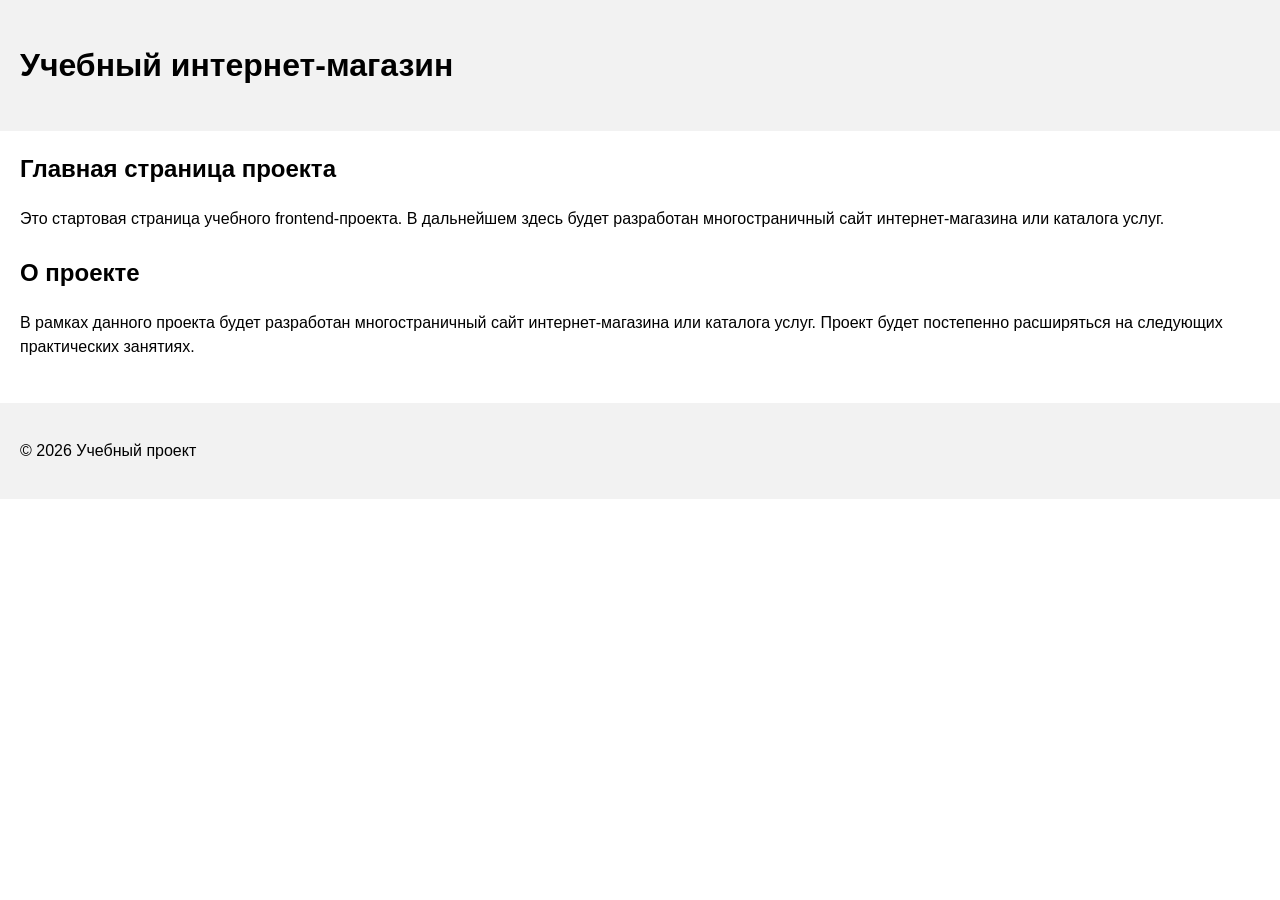
<file: index.html>
<!DOCTYPE html>
<html lang="ru">
<head>
  <meta charset="UTF-8">
  <meta name="viewport" content="width=device-width, initial-scale=1.0">
  <title>Каталог товаров</title>
  <link rel="stylesheet" href="css/style.css">
</head>
<body>
  <header>
    <h1>Учебный интернет-магазин</h1>
  </header>

  <main>
    <section>
      <h2>Главная страница проекта</h2>
      <p>
        Это стартовая страница учебного frontend-проекта.
        В дальнейшем здесь будет разработан многостраничный сайт
        интернет-магазина или каталога услуг.
      </p>
    </section>
    <section>
        <h2>О проекте</h2>
        <p>
            В рамках данного проекта будет разработан многостраничный сайт
            интернет-магазина или каталога услуг. Проект будет постепенно
            расширяться на следующих практических занятиях.
        </p>
    </section>   
  </main>

  <footer>
    <p>&copy; 2026 Учебный проект</p>
  </footer>
</body>
</html>
</file>
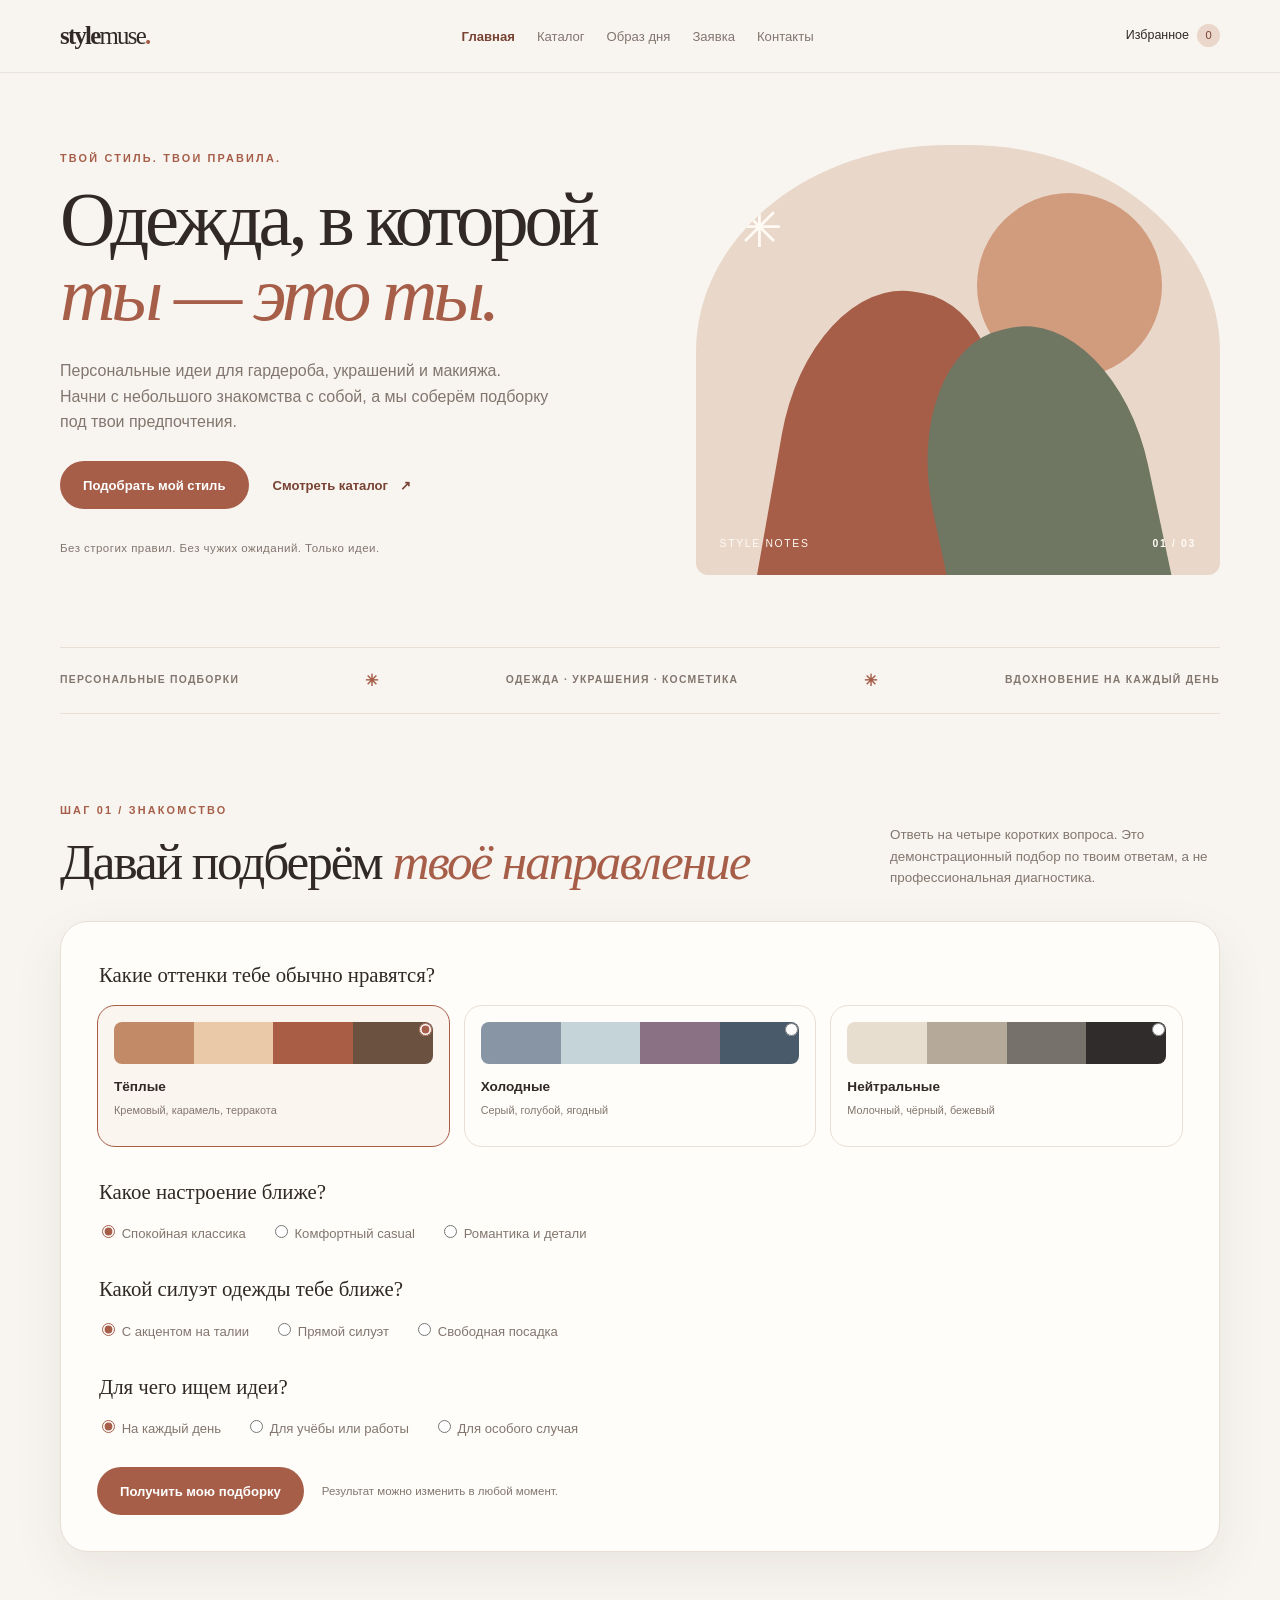
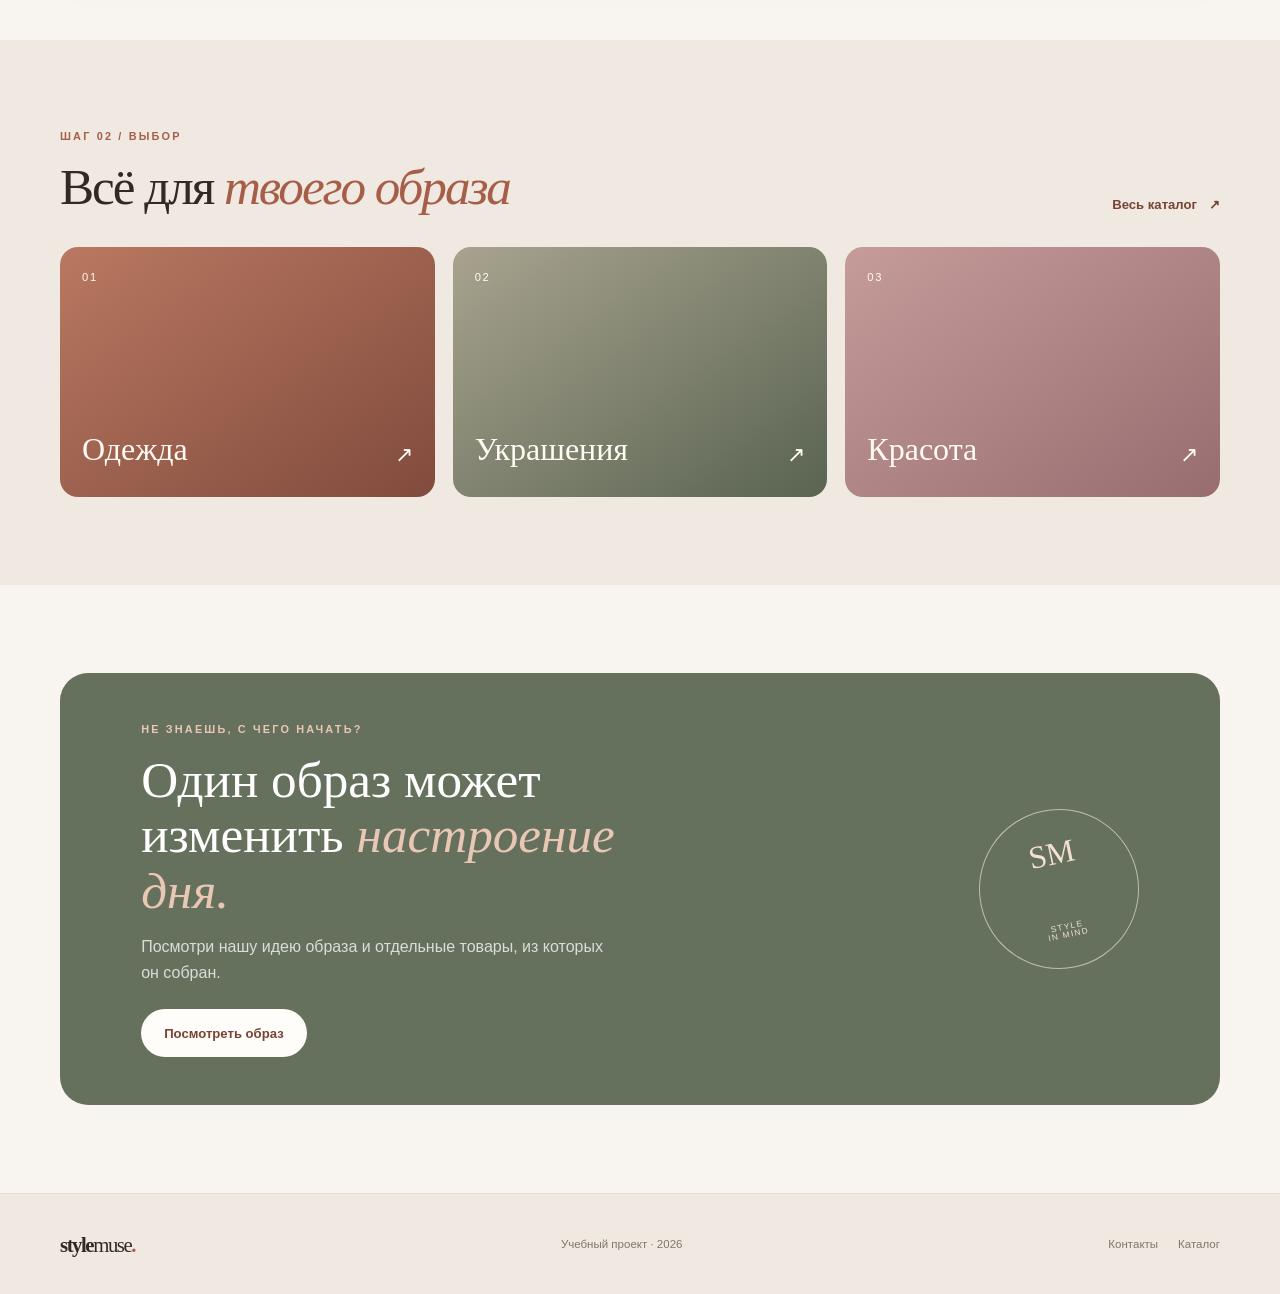
<file: kr1-html-css-shop/index.html>
<!DOCTYPE html>
<html lang="ru">
<head>
  <meta charset="UTF-8">
  <meta name="viewport" content="width=device-width, initial-scale=1.0">
  <meta name="description" content="StyleMuse помогает подобрать одежду, украшения и косметику под ваши предпочтения и настроение.">
  <title>StyleMuse — найди свой стиль</title>
  <link rel="stylesheet" href="css/style.css">
  <script src="js/main.js" defer></script>
</head>
<body>
  <header class="site-header">
    <a class="site-logo" href="index.html" aria-label="StyleMuse — главная">style<span>muse</span><i>.</i></a>
    <nav class="site-nav" aria-label="Основная навигация">
      <ul class="site-nav__list">
        <li class="site-nav__item"><a class="site-nav__link" href="index.html">Главная</a></li>
        <li class="site-nav__item"><a class="site-nav__link" href="catalog.html">Каталог</a></li>
        <li class="site-nav__item"><a class="site-nav__link" href="product.html">Образ дня</a></li>
        <li class="site-nav__item"><a class="site-nav__link" href="order.html">Заявка</a></li>
        <li class="site-nav__item"><a class="site-nav__link" href="contacts.html">Контакты</a></li>
      </ul>
    </nav>
    <a class="site-header__saved" href="catalog.html#products">Избранное <span class="saved-count js-saved-count">0</span></a>
  </header>

  <main>
    <section class="hero page-shell">
      <div class="hero__content">
        <p class="eyebrow">ТВОЙ СТИЛЬ. ТВОИ ПРАВИЛА.</p>
        <h1 class="hero__title">Одежда, в которой <em>ты — это ты.</em></h1>
        <p class="hero__text">Персональные идеи для гардероба, украшений и макияжа. Начни с небольшого знакомства с собой, а мы соберём подборку под твои предпочтения.</p>
        <div class="hero__actions">
          <a class="button button--primary" href="#style-quiz">Подобрать мой стиль</a>
          <a class="text-link" href="catalog.html">Смотреть каталог <span aria-hidden="true">↗</span></a>
        </div>
        <p class="hero__note">Без строгих правил. Без чужих ожиданий. Только идеи.</p>
      </div>
      <div class="hero-art" aria-label="Декоративная композиция в оттенках бежевого и терракотового" role="img">
        <div class="hero-art__sun"></div>
        <div class="hero-art__shape hero-art__shape--one"></div>
        <div class="hero-art__shape hero-art__shape--two"></div>
        <div class="hero-art__label"><span>STYLE NOTES</span><strong>01 / 03</strong></div>
        <div class="hero-art__flower">✳</div>
      </div>
    </section>

    <section class="intro-strip page-shell" aria-label="О проекте">
      <span>ПЕРСОНАЛЬНЫЕ ПОДБОРКИ</span><span class="intro-strip__dot">✳</span>
      <span>ОДЕЖДА · УКРАШЕНИЯ · КОСМЕТИКА</span><span class="intro-strip__dot">✳</span>
      <span>ВДОХНОВЕНИЕ НА КАЖДЫЙ ДЕНЬ</span>
    </section>

    <section class="section page-shell" id="style-quiz">
      <div class="section-heading">
        <div><p class="eyebrow">ШАГ 01 / ЗНАКОМСТВО</p><h2>Давай подберём <em>твоё направление</em></h2></div>
        <p class="section-heading__aside">Ответь на четыре коротких вопроса. Это демонстрационный подбор по твоим ответам, а не профессиональная диагностика.</p>
      </div>
      <form class="quiz-card js-style-quiz">
        <fieldset class="quiz-card__group">
          <legend>Какие оттенки тебе обычно нравятся?</legend>
          <div class="choice-grid">
            <label class="choice"><input type="radio" name="palette" value="warm" checked><span class="choice__swatches choice__swatches--warm"></span><strong>Тёплые</strong><small>Кремовый, карамель, терракота</small></label>
            <label class="choice"><input type="radio" name="palette" value="cool"><span class="choice__swatches choice__swatches--cool"></span><strong>Холодные</strong><small>Серый, голубой, ягодный</small></label>
            <label class="choice"><input type="radio" name="palette" value="neutral"><span class="choice__swatches choice__swatches--neutral"></span><strong>Нейтральные</strong><small>Молочный, чёрный, бежевый</small></label>
          </div>
        </fieldset>
        <fieldset class="quiz-card__group">
          <legend>Какое настроение ближе?</legend>
          <div class="radio-row">
            <label><input type="radio" name="mood" value="classic" checked> Спокойная классика</label>
            <label><input type="radio" name="mood" value="casual"> Комфортный casual</label>
            <label><input type="radio" name="mood" value="romantic"> Романтика и детали</label>
          </div>
        </fieldset>
        <fieldset class="quiz-card__group">
          <legend>Какой силуэт одежды тебе ближе?</legend>
          <div class="radio-row">
            <label><input type="radio" name="fit" value="waist" checked> С акцентом на талии</label>
            <label><input type="radio" name="fit" value="straight"> Прямой силуэт</label>
            <label><input type="radio" name="fit" value="relaxed"> Свободная посадка</label>
          </div>
        </fieldset>
        <fieldset class="quiz-card__group">
          <legend>Для чего ищем идеи?</legend>
          <div class="radio-row">
            <label><input type="radio" name="purpose" value="everyday" checked> На каждый день</label>
            <label><input type="radio" name="purpose" value="work"> Для учёбы или работы</label>
            <label><input type="radio" name="purpose" value="party"> Для особого случая</label>
          </div>
        </fieldset>
        <div class="quiz-card__footer">
          <button class="button button--primary" type="submit">Получить мою подборку</button>
          <p class="form-note">Результат можно изменить в любой момент.</p>
        </div>
        <div class="quiz-result js-quiz-result" aria-live="polite" hidden></div>
      </form>
    </section>

    <section class="section section--soft">
      <div class="page-shell">
        <div class="section-heading">
          <div><p class="eyebrow">ШАГ 02 / ВЫБОР</p><h2>Всё для <em>твоего образа</em></h2></div>
          <a class="text-link" href="catalog.html">Весь каталог <span aria-hidden="true">↗</span></a>
        </div>
        <div class="category-grid">
          <a class="category-card category-card--clothes" href="catalog.html?category=clothes"><span class="category-card__number">01</span><span class="category-card__title">Одежда</span><span class="category-card__arrow">↗</span></a>
          <a class="category-card category-card--jewelry" href="catalog.html?category=jewelry"><span class="category-card__number">02</span><span class="category-card__title">Украшения</span><span class="category-card__arrow">↗</span></a>
          <a class="category-card category-card--beauty" href="catalog.html?category=beauty"><span class="category-card__number">03</span><span class="category-card__title">Красота</span><span class="category-card__arrow">↗</span></a>
        </div>
      </div>
    </section>

    <section class="section page-shell">
      <div class="feature-banner">
        <div><p class="eyebrow">НЕ ЗНАЕШЬ, С ЧЕГО НАЧАТЬ?</p><h2>Один образ может изменить <em>настроение дня.</em></h2><p>Посмотри нашу идею образа и отдельные товары, из которых он собран.</p><a class="button button--light" href="product.html">Посмотреть образ</a></div>
        <div class="feature-banner__stamp">SM<br><span>STYLE<br>IN MIND</span></div>
      </div>
    </section>
  </main>

  <footer class="site-footer"><div class="page-shell site-footer__inner"><a class="site-logo site-logo--footer" href="index.html">style<span>muse</span><i>.</i></a><p>Учебный проект · 2026</p><div class="site-footer__links"><a href="contacts.html">Контакты</a><a href="catalog.html">Каталог</a></div></div></footer>
</body>
</html>
</file>
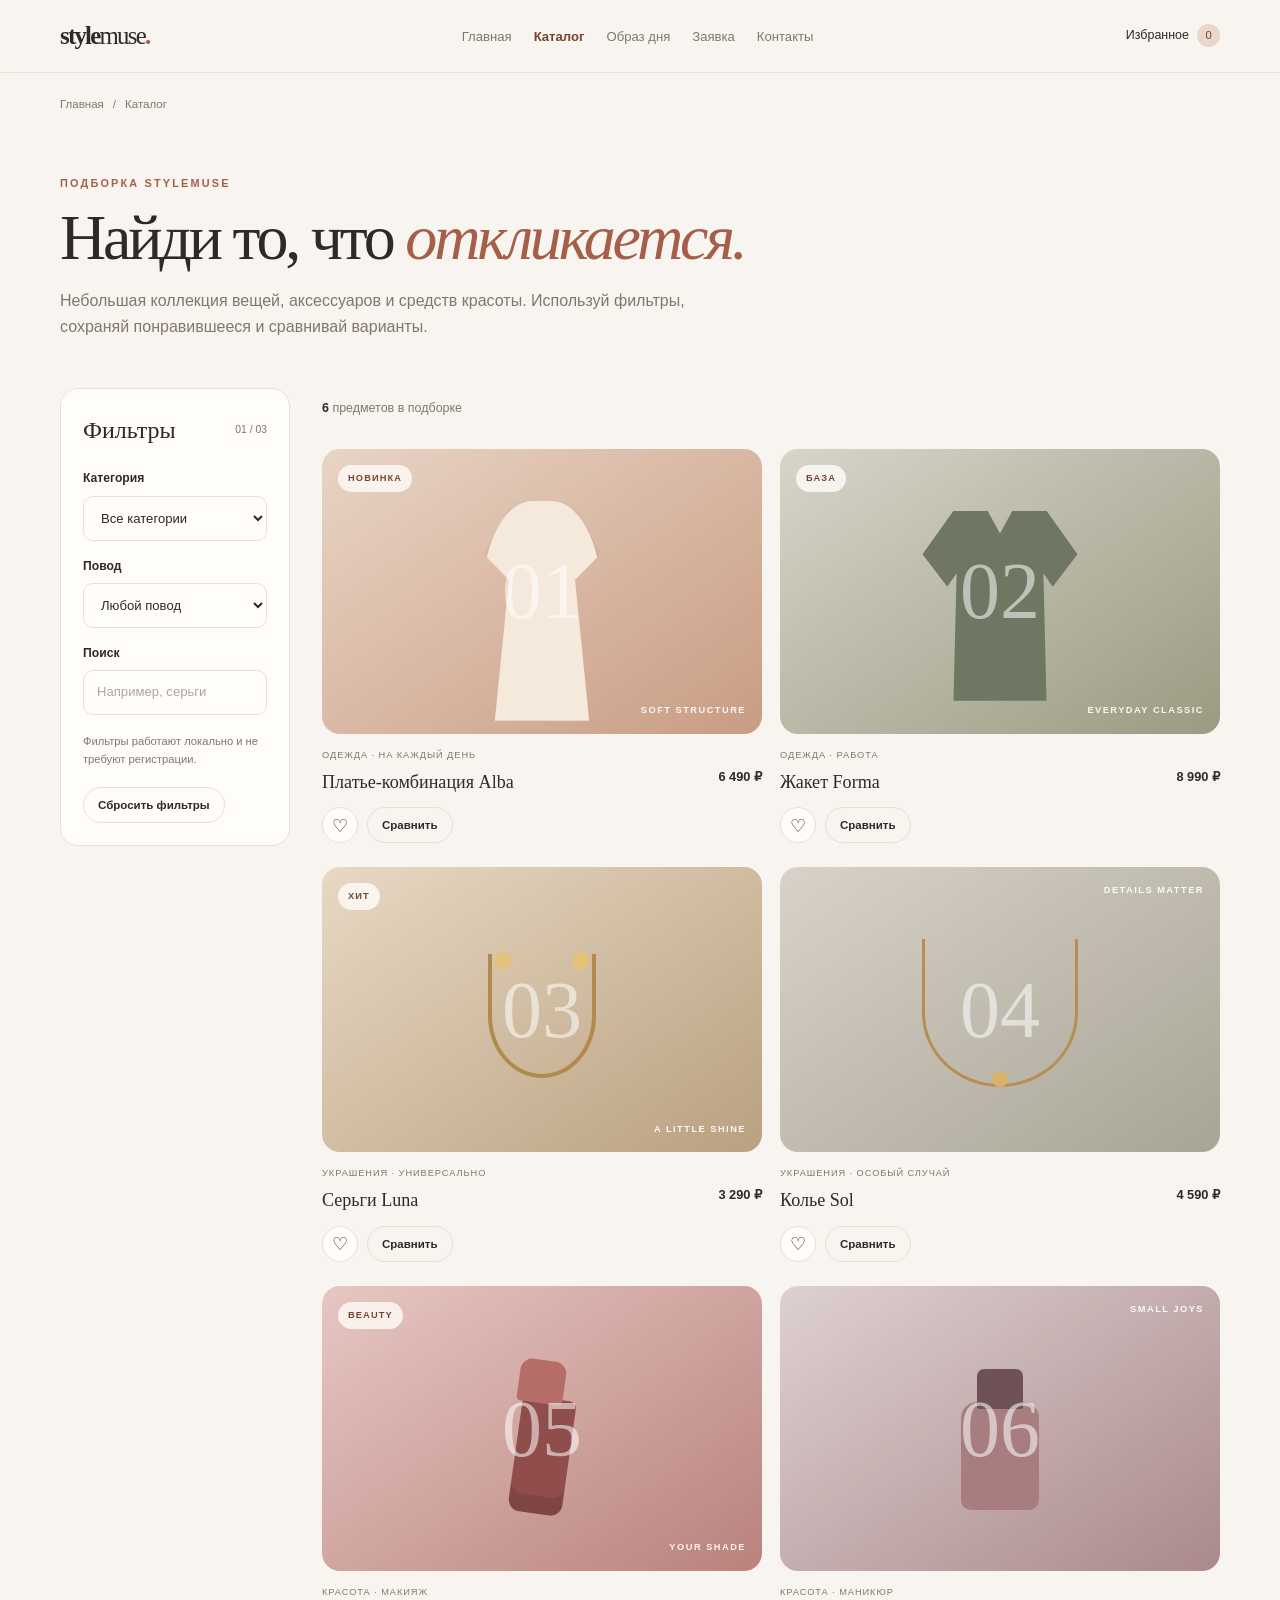
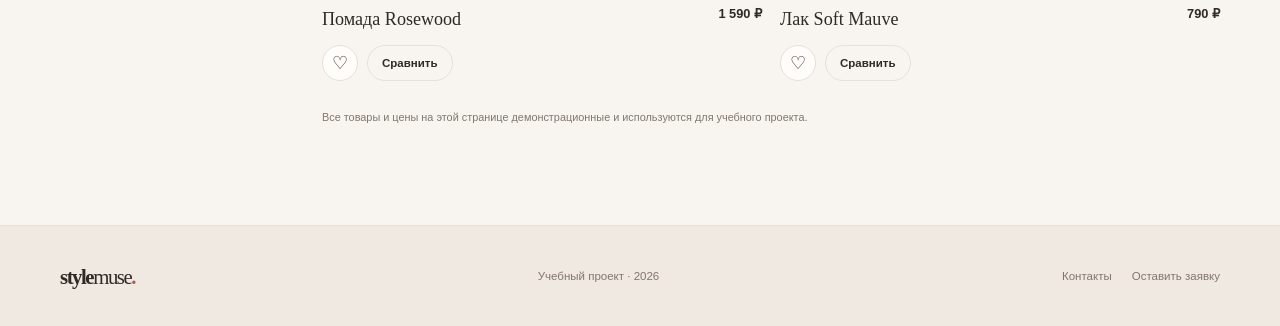
<file: kr1-html-css-shop/catalog.html>
<!DOCTYPE html>
<html lang="ru">
<head>
  <meta charset="UTF-8"><meta name="viewport" content="width=device-width, initial-scale=1.0">
  <meta name="description" content="Каталог StyleMuse: одежда, украшения и косметика с фильтрами по категории и поводу.">
  <title>Каталог — StyleMuse</title><link rel="stylesheet" href="css/style.css"><script src="js/main.js" defer></script>
</head>
<body>
  <header class="site-header">
    <a class="site-logo" href="index.html" aria-label="StyleMuse — главная">style<span>muse</span><i>.</i></a>
    <nav class="site-nav" aria-label="Основная навигация"><ul class="site-nav__list">
      <li class="site-nav__item"><a class="site-nav__link" href="index.html">Главная</a></li><li class="site-nav__item"><a class="site-nav__link" href="catalog.html">Каталог</a></li><li class="site-nav__item"><a class="site-nav__link" href="product.html">Образ дня</a></li><li class="site-nav__item"><a class="site-nav__link" href="order.html">Заявка</a></li><li class="site-nav__item"><a class="site-nav__link" href="contacts.html">Контакты</a></li>
    </ul></nav><a class="site-header__saved" href="#products">Избранное <span class="saved-count js-saved-count">0</span></a>
  </header>
  <main class="page-shell page-main">
    <nav class="breadcrumbs" aria-label="Хлебные крошки"><a href="index.html">Главная</a><span> / </span><span aria-current="page">Каталог</span></nav>
    <section class="page-intro"><p class="eyebrow">ПОДБОРКА STYLEMUSE</p><h1>Найди то, что <em>откликается.</em></h1><p>Небольшая коллекция вещей, аксессуаров и средств красоты. Используй фильтры, сохраняй понравившееся и сравнивай варианты.</p></section>
    <div class="catalog-layout">
      <aside class="catalog-filters">
        <div class="catalog-filters__heading"><h2>Фильтры</h2><span>01 / 03</span></div>
        <label class="form-field"><span>Категория</span><select class="form-control js-filter-category"><option value="all">Все категории</option><option value="clothes">Одежда</option><option value="jewelry">Украшения</option><option value="beauty">Красота</option></select></label>
        <label class="form-field"><span>Повод</span><select class="form-control js-filter-occasion"><option value="all">Любой повод</option><option value="everyday">На каждый день</option><option value="work">Учёба и работа</option><option value="party">Особый случай</option></select></label>
        <label class="form-field"><span>Поиск</span><input class="form-control js-filter-search" type="search" placeholder="Например, серьги"></label>
        <p class="catalog-filters__hint">Фильтры работают локально и не требуют регистрации.</p>
        <button class="button button--outline button--small js-reset-filters" type="button">Сбросить фильтры</button>
      </aside>
      <section class="catalog-results" id="products" aria-label="Товары">
        <div class="catalog-toolbar"><p class="catalog-toolbar__count"><strong class="js-product-count">6</strong> предметов в подборке</p><button class="button button--outline button--small js-open-compare" type="button" hidden>Сравнить выбранное (<span class="js-compare-count">0</span>)</button></div>
        <div class="products-grid">
          <article class="product-card" data-category="clothes" data-occasion="everyday work" data-name="Платье-комбинация Alba" data-price="6490">
            <a class="product-card__visual product-visual product-visual--dress" href="product.html" aria-label="Открыть платье-комбинацию Alba"><span class="product-visual__tag">НОВИНКА</span><span class="product-visual__art">01</span><span class="product-visual__caption">SOFT STRUCTURE</span></a>
            <div class="product-card__body"><div><p class="product-card__category">ОДЕЖДА · НА КАЖДЫЙ ДЕНЬ</p><h3><a href="product.html">Платье-комбинация Alba</a></h3></div><p class="product-card__price">6 490 ₽</p></div>
            <div class="product-card__actions"><button class="icon-button js-favorite" data-product-id="alba" type="button" aria-label="Добавить платье Alba в избранное" aria-pressed="false">♡</button><button class="button button--outline button--small js-compare" data-product-id="alba" type="button" aria-pressed="false">Сравнить</button></div>
          </article>
          <article class="product-card" data-category="clothes" data-occasion="work everyday" data-name="Жакет Forma" data-price="8990">
            <a class="product-card__visual product-visual product-visual--jacket" href="product.html" aria-label="Открыть жакет Forma"><span class="product-visual__tag">БАЗА</span><span class="product-visual__art">02</span><span class="product-visual__caption">EVERYDAY CLASSIC</span></a>
            <div class="product-card__body"><div><p class="product-card__category">ОДЕЖДА · РАБОТА</p><h3><a href="product.html">Жакет Forma</a></h3></div><p class="product-card__price">8 990 ₽</p></div>
            <div class="product-card__actions"><button class="icon-button js-favorite" data-product-id="forma" type="button" aria-label="Добавить жакет Forma в избранное" aria-pressed="false">♡</button><button class="button button--outline button--small js-compare" data-product-id="forma" type="button" aria-pressed="false">Сравнить</button></div>
          </article>
          <article class="product-card" data-category="jewelry" data-occasion="everyday party" data-name="Серьги Luna" data-price="3290">
            <div class="product-card__visual product-visual product-visual--earrings"><span class="product-visual__tag">ХИТ</span><span class="product-visual__art">03</span><span class="product-visual__caption">A LITTLE SHINE</span></div>
            <div class="product-card__body"><div><p class="product-card__category">УКРАШЕНИЯ · УНИВЕРСАЛЬНО</p><h3>Серьги Luna</h3></div><p class="product-card__price">3 290 ₽</p></div>
            <div class="product-card__actions"><button class="icon-button js-favorite" data-product-id="luna" type="button" aria-label="Добавить серьги Luna в избранное" aria-pressed="false">♡</button><button class="button button--outline button--small js-compare" data-product-id="luna" type="button" aria-pressed="false">Сравнить</button></div>
          </article>
          <article class="product-card" data-category="jewelry" data-occasion="party work" data-name="Колье Sol" data-price="4590">
            <div class="product-card__visual product-visual product-visual--necklace"><span class="product-visual__art">04</span><span class="product-visual__caption">DETAILS MATTER</span></div>
            <div class="product-card__body"><div><p class="product-card__category">УКРАШЕНИЯ · ОСОБЫЙ СЛУЧАЙ</p><h3>Колье Sol</h3></div><p class="product-card__price">4 590 ₽</p></div>
            <div class="product-card__actions"><button class="icon-button js-favorite" data-product-id="sol" type="button" aria-label="Добавить колье Sol в избранное" aria-pressed="false">♡</button><button class="button button--outline button--small js-compare" data-product-id="sol" type="button" aria-pressed="false">Сравнить</button></div>
          </article>
          <article class="product-card" data-category="beauty" data-occasion="everyday party" data-name="Помада Rosewood" data-price="1590">
            <div class="product-card__visual product-visual product-visual--lipstick"><span class="product-visual__tag">BEAUTY</span><span class="product-visual__art">05</span><span class="product-visual__caption">YOUR SHADE</span></div>
            <div class="product-card__body"><div><p class="product-card__category">КРАСОТА · МАКИЯЖ</p><h3>Помада Rosewood</h3></div><p class="product-card__price">1 590 ₽</p></div>
            <div class="product-card__actions"><button class="icon-button js-favorite" data-product-id="rosewood" type="button" aria-label="Добавить помаду Rosewood в избранное" aria-pressed="false">♡</button><button class="button button--outline button--small js-compare" data-product-id="rosewood" type="button" aria-pressed="false">Сравнить</button></div>
          </article>
          <article class="product-card" data-category="beauty" data-occasion="everyday work" data-name="Лак Soft Mauve" data-price="790">
            <div class="product-card__visual product-visual product-visual--nail"><span class="product-visual__art">06</span><span class="product-visual__caption">SMALL JOYS</span></div>
            <div class="product-card__body"><div><p class="product-card__category">КРАСОТА · МАНИКЮР</p><h3>Лак Soft Mauve</h3></div><p class="product-card__price">790 ₽</p></div>
            <div class="product-card__actions"><button class="icon-button js-favorite" data-product-id="mauve" type="button" aria-label="Добавить лак Soft Mauve в избранное" aria-pressed="false">♡</button><button class="button button--outline button--small js-compare" data-product-id="mauve" type="button" aria-pressed="false">Сравнить</button></div>
          </article>
        </div>
        <p class="empty-state js-empty-state" hidden>Ничего не нашлось. Попробуй изменить фильтры.</p>
        <p class="catalog-disclaimer">Все товары и цены на этой странице демонстрационные и используются для учебного проекта.</p>
      </section>
    </div>
  </main>
  <dialog class="compare-dialog" id="compare-dialog"><div class="dialog__header"><div><p class="eyebrow">СРАВНЕНИЕ</p><h2>Два варианта. <em>Один выбор?</em></h2></div><button class="icon-button js-close-compare" type="button" aria-label="Закрыть">×</button></div><div class="js-compare-table"></div></dialog>
  <footer class="site-footer"><div class="page-shell site-footer__inner"><a class="site-logo site-logo--footer" href="index.html">style<span>muse</span><i>.</i></a><p>Учебный проект · 2026</p><div class="site-footer__links"><a href="contacts.html">Контакты</a><a href="order.html">Оставить заявку</a></div></div></footer>
</body>
</html>
</file>
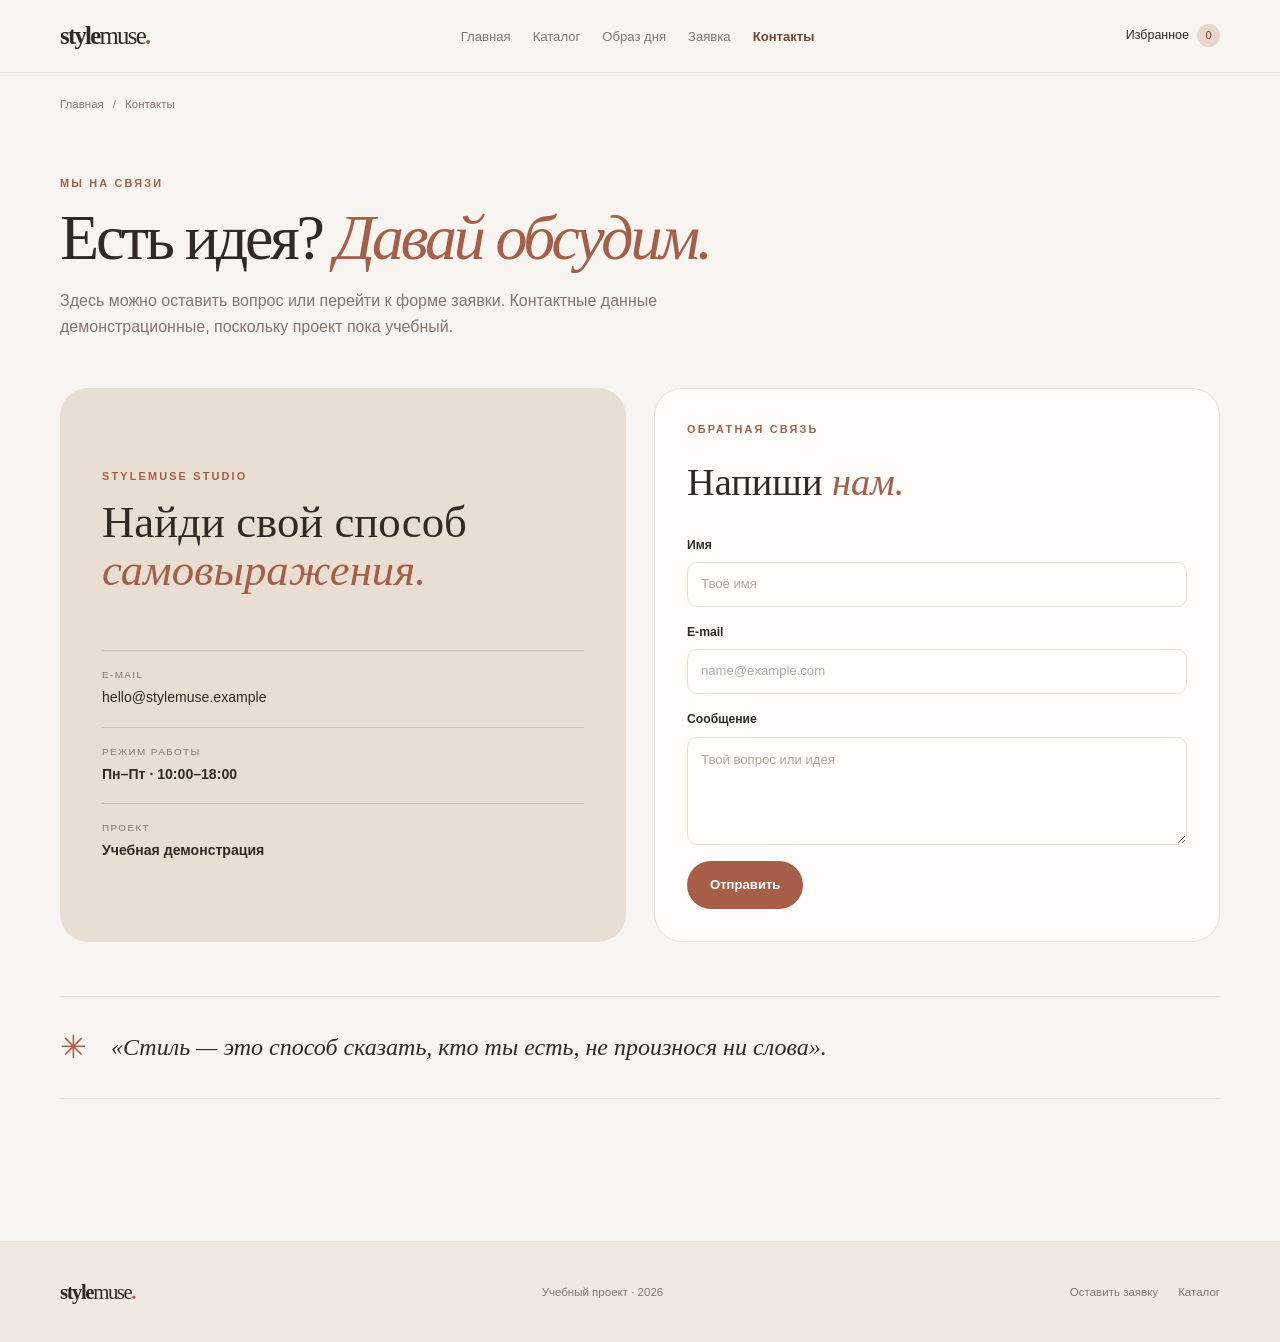
<file: kr1-html-css-shop/contacts.html>
<!DOCTYPE html>
<html lang="ru">
<head>
  <meta charset="UTF-8"><meta name="viewport" content="width=device-width, initial-scale=1.0">
  <meta name="description" content="Контакты и обратная связь проекта StyleMuse.">
  <title>Контакты — StyleMuse</title><link rel="stylesheet" href="css/style.css"><script src="js/main.js" defer></script>
</head>
<body>
  <header class="site-header"><a class="site-logo" href="index.html" aria-label="StyleMuse — главная">style<span>muse</span><i>.</i></a><nav class="site-nav" aria-label="Основная навигация"><ul class="site-nav__list"><li class="site-nav__item"><a class="site-nav__link" href="index.html">Главная</a></li><li class="site-nav__item"><a class="site-nav__link" href="catalog.html">Каталог</a></li><li class="site-nav__item"><a class="site-nav__link" href="product.html">Образ дня</a></li><li class="site-nav__item"><a class="site-nav__link" href="order.html">Заявка</a></li><li class="site-nav__item"><a class="site-nav__link" href="contacts.html">Контакты</a></li></ul></nav><a class="site-header__saved" href="catalog.html#products">Избранное <span class="saved-count js-saved-count">0</span></a></header>
  <main class="page-shell page-main">
    <nav class="breadcrumbs" aria-label="Хлебные крошки"><a href="index.html">Главная</a><span> / </span><span aria-current="page">Контакты</span></nav>
    <section class="page-intro"><p class="eyebrow">МЫ НА СВЯЗИ</p><h1>Есть идея? <em>Давай обсудим.</em></h1><p>Здесь можно оставить вопрос или перейти к форме заявки. Контактные данные демонстрационные, поскольку проект пока учебный.</p></section>
    <section class="contact-layout">
      <div class="contact-card"><p class="eyebrow">STYLEMUSE STUDIO</p><h2>Найди свой способ <em>самовыражения.</em></h2><div class="contact-card__line"><span>E-MAIL</span><a href="mailto:hello@stylemuse.example">hello@stylemuse.example</a></div><div class="contact-card__line"><span>РЕЖИМ РАБОТЫ</span><strong>Пн–Пт · 10:00–18:00</strong></div><div class="contact-card__line"><span>ПРОЕКТ</span><strong>Учебная демонстрация</strong></div></div>
      <form class="contact-form js-contact-form"><p class="eyebrow">ОБРАТНАЯ СВЯЗЬ</p><h2>Напиши <em>нам.</em></h2><label class="form-field"><span>Имя</span><input class="form-control" type="text" name="name" required minlength="2" placeholder="Твоё имя"></label><label class="form-field"><span>E-mail</span><input class="form-control" type="email" name="email" required placeholder="name@example.com"></label><label class="form-field"><span>Сообщение</span><textarea class="form-control" name="message" rows="4" required minlength="5" placeholder="Твой вопрос или идея"></textarea></label><button class="button button--primary" type="submit">Отправить</button><p class="success-message js-contact-success" hidden>Спасибо! Сообщение проверено в демонстрационном режиме.</p></form>
    </section>
    <section class="section section--compact"><div class="quote-line"><span>✳</span><p>«Стиль — это способ сказать, кто ты есть, не произнося ни слова».</p></div></section>
  </main>
  <footer class="site-footer"><div class="page-shell site-footer__inner"><a class="site-logo site-logo--footer" href="index.html">style<span>muse</span><i>.</i></a><p>Учебный проект · 2026</p><div class="site-footer__links"><a href="order.html">Оставить заявку</a><a href="catalog.html">Каталог</a></div></div></footer>
</body>
</html>
</file>
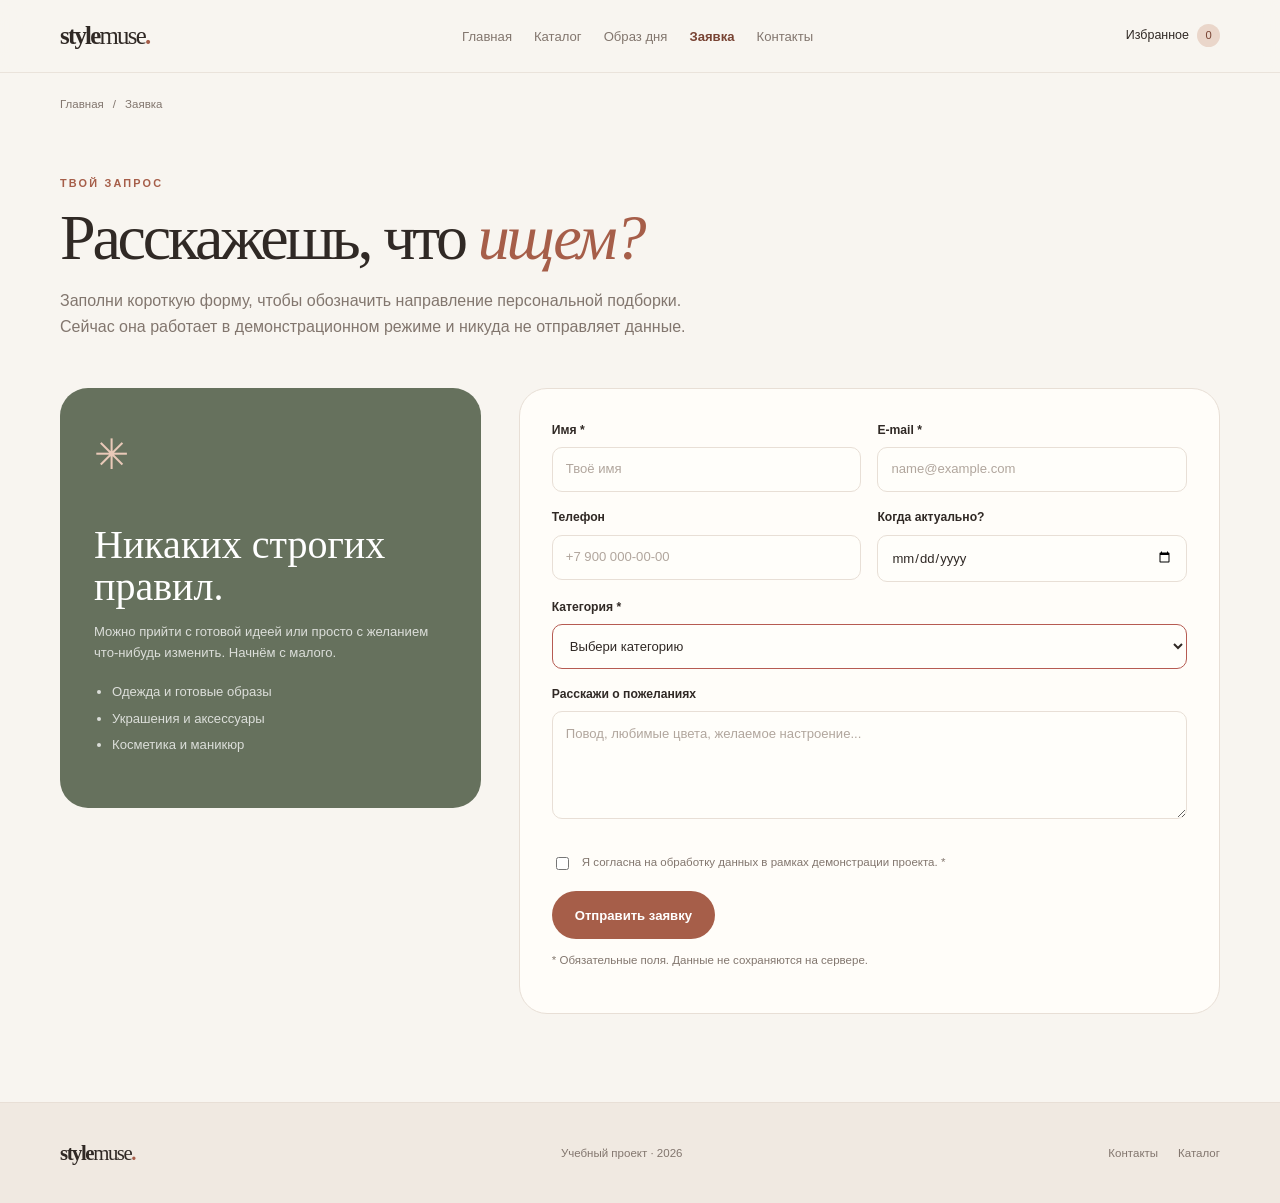
<file: kr1-html-css-shop/order.html>
<!DOCTYPE html>
<html lang="ru">
<head>
  <meta charset="UTF-8"><meta name="viewport" content="width=device-width, initial-scale=1.0">
  <meta name="description" content="Оставьте заявку на персональную подборку одежды, украшений или косметики StyleMuse.">
  <title>Заявка — StyleMuse</title><link rel="stylesheet" href="css/style.css"><script src="js/main.js" defer></script>
</head>
<body>
  <header class="site-header"><a class="site-logo" href="index.html" aria-label="StyleMuse — главная">style<span>muse</span><i>.</i></a><nav class="site-nav" aria-label="Основная навигация"><ul class="site-nav__list"><li class="site-nav__item"><a class="site-nav__link" href="index.html">Главная</a></li><li class="site-nav__item"><a class="site-nav__link" href="catalog.html">Каталог</a></li><li class="site-nav__item"><a class="site-nav__link" href="product.html">Образ дня</a></li><li class="site-nav__item"><a class="site-nav__link" href="order.html">Заявка</a></li><li class="site-nav__item"><a class="site-nav__link" href="contacts.html">Контакты</a></li></ul></nav><a class="site-header__saved" href="catalog.html#products">Избранное <span class="saved-count js-saved-count">0</span></a></header>
  <main class="page-shell page-main">
    <nav class="breadcrumbs" aria-label="Хлебные крошки"><a href="index.html">Главная</a><span> / </span><span aria-current="page">Заявка</span></nav>
    <section class="page-intro"><p class="eyebrow">ТВОЙ ЗАПРОС</p><h1>Расскажешь, что <em>ищем?</em></h1><p>Заполни короткую форму, чтобы обозначить направление персональной подборки. Сейчас она работает в демонстрационном режиме и никуда не отправляет данные.</p></section>
    <div class="form-layout">
      <aside class="form-aside"><span class="form-aside__symbol">✳</span><h2>Никаких строгих правил.</h2><p>Можно прийти с готовой идеей или просто с желанием что-нибудь изменить. Начнём с малого.</p><ul><li>Одежда и готовые образы</li><li>Украшения и аксессуары</li><li>Косметика и маникюр</li></ul></aside>
      <form class="request-form js-request-form" novalidate>
        <div class="form-grid"><label class="form-field"><span>Имя *</span><input class="form-control" type="text" name="name" minlength="2" required placeholder="Твоё имя"></label><label class="form-field"><span>E-mail *</span><input class="form-control" type="email" name="email" required placeholder="name@example.com"></label><label class="form-field"><span>Телефон</span><input class="form-control" type="tel" name="phone" pattern="[+0-9() -]{7,}" placeholder="+7 900 000-00-00"></label><label class="form-field"><span>Когда актуально?</span><input class="form-control" type="date" name="date"></label><label class="form-field form-field--wide"><span>Категория *</span><select class="form-control" name="category" required><option value="">Выбери категорию</option><option>Одежда</option><option>Украшения</option><option>Косметика</option><option>Полный образ</option></select></label><label class="form-field form-field--wide"><span>Расскажи о пожеланиях</span><textarea class="form-control" name="comment" rows="4" maxlength="500" placeholder="Повод, любимые цвета, желаемое настроение..."></textarea></label></div>
        <label class="checkbox-field"><input type="checkbox" name="agreement" required><span>Я согласна на обработку данных в рамках демонстрации проекта. *</span></label>
        <button class="button button--primary" type="submit">Отправить заявку</button><p class="form-note">* Обязательные поля. Данные не сохраняются на сервере.</p><p class="success-message js-form-success" aria-live="polite" hidden>Готово! Форма успешно проверена. Это демонстрация без backend.</p>
      </form>
    </div>
  </main>
  <footer class="site-footer"><div class="page-shell site-footer__inner"><a class="site-logo site-logo--footer" href="index.html">style<span>muse</span><i>.</i></a><p>Учебный проект · 2026</p><div class="site-footer__links"><a href="contacts.html">Контакты</a><a href="catalog.html">Каталог</a></div></div></footer>
</body>
</html>
</file>
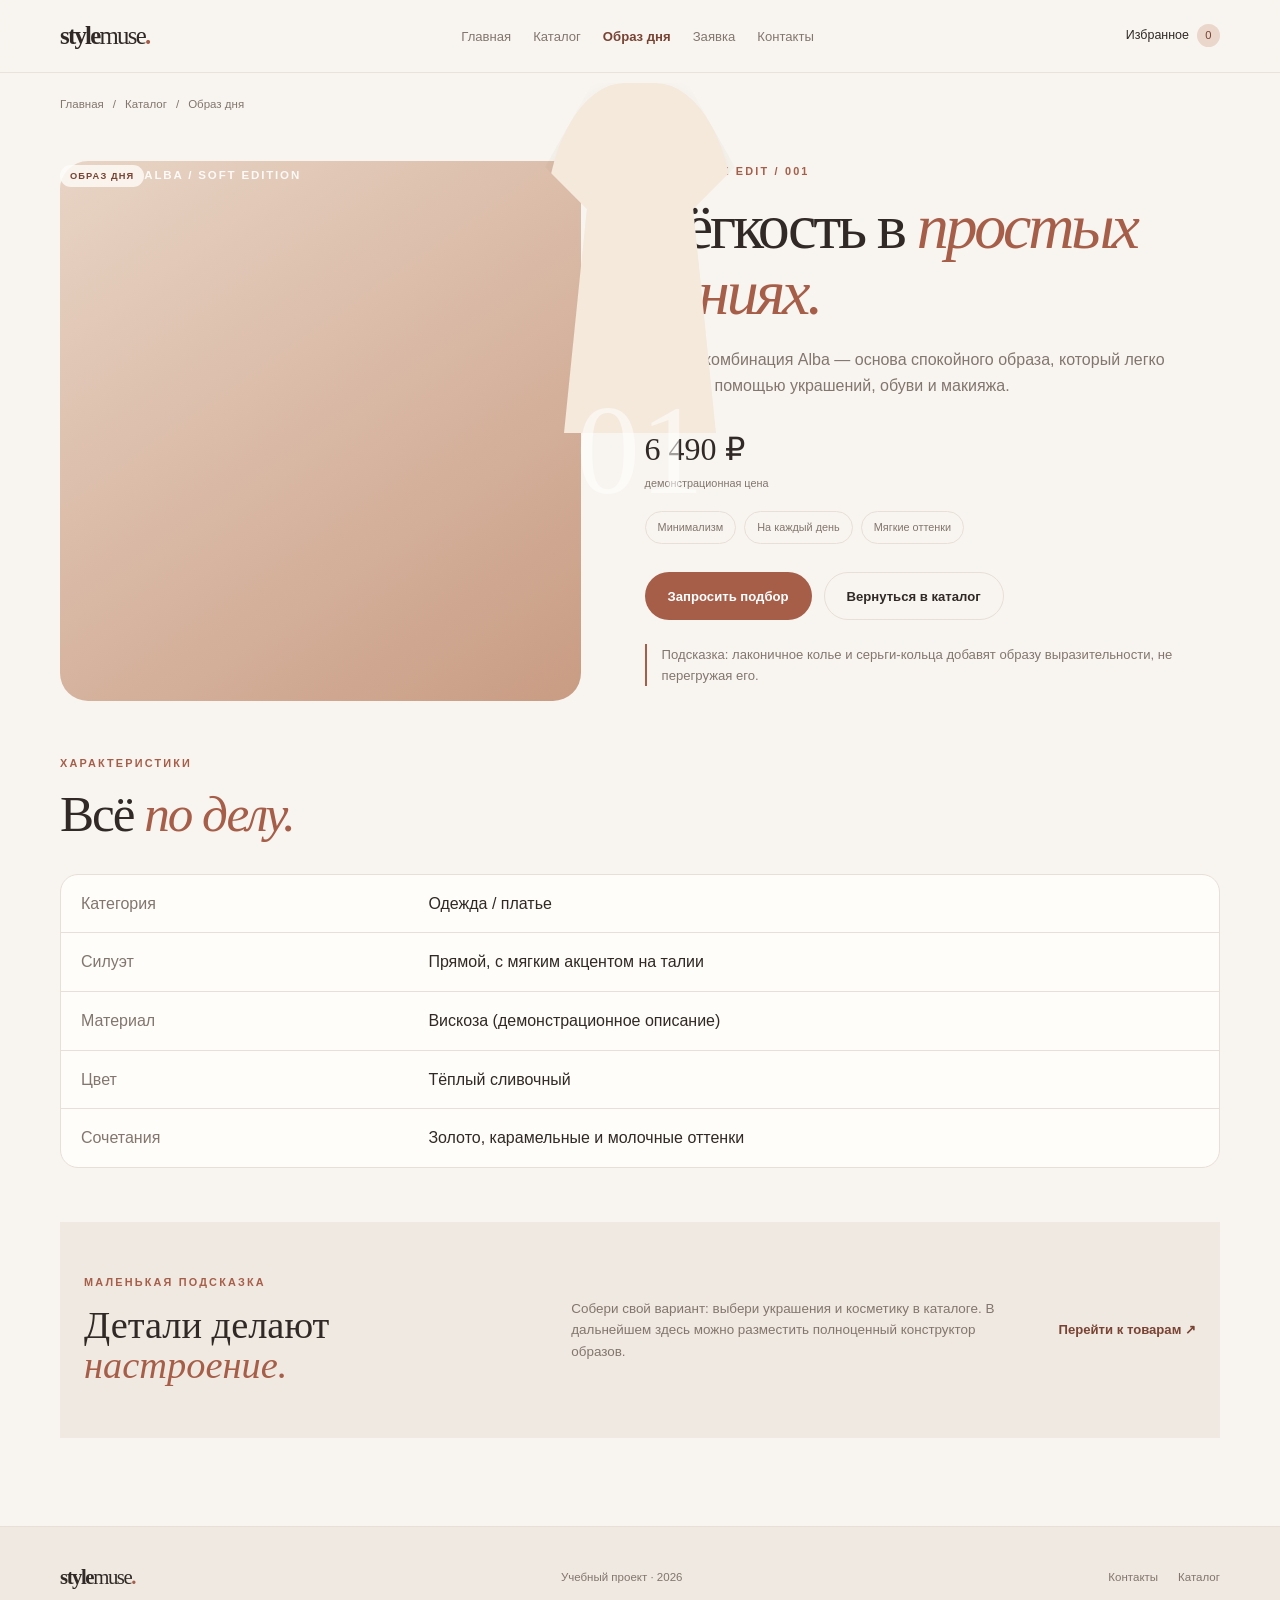
<file: kr1-html-css-shop/product.html>
<!DOCTYPE html>
<html lang="ru">
<head>
  <meta charset="UTF-8"><meta name="viewport" content="width=device-width, initial-scale=1.0">
  <meta name="description" content="Образ дня от StyleMuse: платье Alba, аксессуары и идеи сочетаний.">
  <title>Образ дня — StyleMuse</title><link rel="stylesheet" href="css/style.css"><script src="js/main.js" defer></script>
</head>
<body>
  <header class="site-header">
    <a class="site-logo" href="index.html" aria-label="StyleMuse — главная">style<span>muse</span><i>.</i></a>
    <nav class="site-nav" aria-label="Основная навигация"><ul class="site-nav__list"><li class="site-nav__item"><a class="site-nav__link" href="index.html">Главная</a></li><li class="site-nav__item"><a class="site-nav__link" href="catalog.html">Каталог</a></li><li class="site-nav__item"><a class="site-nav__link" href="product.html">Образ дня</a></li><li class="site-nav__item"><a class="site-nav__link" href="order.html">Заявка</a></li><li class="site-nav__item"><a class="site-nav__link" href="contacts.html">Контакты</a></li></ul></nav>
    <a class="site-header__saved" href="catalog.html#products">Избранное <span class="saved-count js-saved-count">0</span></a>
  </header>
  <main class="page-shell page-main">
    <nav class="breadcrumbs" aria-label="Хлебные крошки"><a href="index.html">Главная</a><span> / </span><a href="catalog.html">Каталог</a><span> / </span><span aria-current="page">Образ дня</span></nav>
    <section class="product-detail">
      <div class="product-detail__visual product-visual product-visual--dress product-visual--large"><span class="product-visual__tag">ОБРАЗ ДНЯ</span><span class="product-visual__art">01</span><span class="product-visual__caption">ALBA / SOFT EDITION</span></div>
      <div class="product-detail__content"><p class="eyebrow">STYLEMUSE EDIT / 001</p><h1>Лёгкость в <em>простых линиях.</em></h1><p class="product-detail__lead">Платье-комбинация Alba — основа спокойного образа, который легко менять с помощью украшений, обуви и макияжа.</p><div class="product-detail__price">6 490 ₽ <span>демонстрационная цена</span></div>
        <div class="product-detail__tags"><span>Минимализм</span><span>На каждый день</span><span>Мягкие оттенки</span></div>
        <div class="product-detail__actions"><button class="button button--primary js-open-order" type="button">Запросить подбор</button><a class="button button--outline" href="catalog.html">Вернуться в каталог</a></div>
        <p class="product-detail__note">Подсказка: лаконичное колье и серьги-кольца добавят образу выразительности, не перегружая его.</p>
      </div>
    </section>
    <section class="section section--compact"><div class="section-heading"><div><p class="eyebrow">ХАРАКТЕРИСТИКИ</p><h2>Всё <em>по делу.</em></h2></div></div>
      <div class="spec-table-wrap"><table class="spec-table"><tbody><tr><th scope="row">Категория</th><td>Одежда / платье</td></tr><tr><th scope="row">Силуэт</th><td>Прямой, с мягким акцентом на талии</td></tr><tr><th scope="row">Материал</th><td>Вискоза (демонстрационное описание)</td></tr><tr><th scope="row">Цвет</th><td>Тёплый сливочный</td></tr><tr><th scope="row">Сочетания</th><td>Золото, карамельные и молочные оттенки</td></tr></tbody></table></div>
    </section>
    <section class="section section--soft section--flush"><div class="page-shell product-tip"><div><p class="eyebrow">МАЛЕНЬКАЯ ПОДСКАЗКА</p><h2>Детали делают <em>настроение.</em></h2></div><p>Собери свой вариант: выбери украшения и косметику в каталоге. В дальнейшем здесь можно разместить полноценный конструктор образов.</p><a class="text-link" href="catalog.html">Перейти к товарам ↗</a></div></section>
  </main>
  <dialog class="order-dialog" id="order-dialog"><div class="dialog__header"><div><p class="eyebrow">ОБРАТНАЯ СВЯЗЬ</p><h2>Обсудим <em>твой образ?</em></h2></div><button class="icon-button js-close-order" type="button" aria-label="Закрыть окно">×</button></div><form class="order-form js-dialog-form"><label class="form-field"><span>Имя</span><input class="form-control" type="text" name="name" minlength="2" required placeholder="Как к тебе обращаться?"></label><label class="form-field"><span>E-mail</span><input class="form-control" type="email" name="email" required placeholder="name@example.com"></label><label class="form-field"><span>Что хотелось бы подобрать?</span><textarea class="form-control" name="message" rows="3" placeholder="Например, украшения к платью"></textarea></label><label class="checkbox-field"><input type="checkbox" required><span>Согласна на обработку данных для учебной демонстрации.</span></label><button class="button button--primary" type="submit">Отправить заявку</button><p class="success-message js-dialog-success" hidden>Спасибо! Заявка принята в демонстрационном режиме.</p></form></dialog>
  <footer class="site-footer"><div class="page-shell site-footer__inner"><a class="site-logo site-logo--footer" href="index.html">style<span>muse</span><i>.</i></a><p>Учебный проект · 2026</p><div class="site-footer__links"><a href="contacts.html">Контакты</a><a href="catalog.html">Каталог</a></div></div></footer>
</body>
</html>
</file>
<file: css/style.css>
body {
  margin: 0;
  font-family: Arial, sans-serif;
  line-height: 1.5;
}

header,
main,
footer {
  padding: 20px;
}

header {
  background-color: #f2f2f2;
}

footer {
  background-color: #f2f2f2;
}

section {
  margin-bottom: 24px;
}

section h2 {
  margin-top: 0;
}
</file>
<file: kr1-html-css-shop/css/style.css>
/* 1. Переменные проекта */
:root {
  --color-bg: #f8f5f0;
  --color-paper: #fffdf9;
  --color-text: #302925;
  --color-muted: #82766e;
  --color-accent: #a65e49;
  --color-accent-dark: #784333;
  --color-accent-soft: #ead6ca;
  --color-sage: #66715d;
  --color-line: #e8dfd6;
  --space-xs: 6px;
  --space-sm: 12px;
  --space-md: 20px;
  --space-lg: 32px;
  --space-xl: 56px;
  --radius-sm: 10px;
  --radius-md: 18px;
  --radius-lg: 28px;
  --shadow-soft: 0 18px 50px rgba(63, 42, 31, .08);
  --font-body: 'Trebuchet MS', Arial, sans-serif;
  --font-display: Georgia, 'Times New Roman', serif;
}

/* 2. Базовые стили и сброс */
* { box-sizing: border-box; }
html { scroll-behavior: smooth; }
body { margin: 0; background: var(--color-bg); color: var(--color-text); font-family: var(--font-body); line-height: 1.6; }
img { display: block; max-width: 100%; }
a { color: inherit; text-decoration: none; }
button, input, select, textarea { font: inherit; }
button { cursor: pointer; }
button:disabled { cursor: not-allowed; opacity: .55; }
::selection { background: var(--color-accent-soft); color: var(--color-text); }
:focus-visible { outline: 3px solid var(--color-sage); outline-offset: 3px; }
[hidden] { display: none !important; }
.page-shell { width: min(1160px, calc(100% - 48px)); margin-inline: auto; }
.page-main { padding-bottom: 88px; }
em { color: var(--color-accent); font-family: var(--font-display); font-weight: 400; }
.eyebrow { margin: 0 0 14px; color: var(--color-accent); font-size: .68rem; font-weight: 700; letter-spacing: .2em; }

/* 3. Шапка и навигация */
.site-header { position: sticky; top: 0; z-index: 20; display: flex; align-items: center; justify-content: space-between; gap: 24px; padding: 16px max(24px, calc((100vw - 1160px) / 2)); border-bottom: 1px solid rgba(232, 223, 214, .8); background: rgba(248, 245, 240, .94); backdrop-filter: blur(14px); }
.site-logo { flex-shrink: 0; color: var(--color-text); font-family: var(--font-display); font-size: 1.55rem; font-weight: 700; letter-spacing: -.07em; }
.site-logo span { font-weight: 400; }
.site-logo i { color: var(--color-accent); font-style: normal; }
.site-nav__list { display: flex; flex-wrap: wrap; justify-content: center; gap: 8px 22px; margin: 0; padding: 0; list-style: none; }
.site-nav__link { color: var(--color-muted); font-size: .82rem; transition: color .2s ease; }
.site-nav__link:hover, .site-nav__link[aria-current="page"] { color: var(--color-accent-dark); }
.site-nav__link[aria-current="page"] { font-weight: 700; }
.site-header__saved { display: flex; align-items: center; gap: 8px; white-space: nowrap; font-size: .78rem; }
.saved-count { display: grid; width: 23px; height: 23px; place-items: center; border-radius: 50%; background: var(--color-accent-soft); color: var(--color-accent-dark); font-size: .7rem; }

/* 4. Кнопки и ссылки */
.button { display: inline-flex; min-height: 48px; align-items: center; justify-content: center; padding: 12px 22px; border: 1px solid transparent; border-radius: 999px; font-size: .82rem; font-weight: 700; transition: background .2s ease, color .2s ease, transform .2s ease, border-color .2s ease; }
.button:hover { transform: translateY(-2px); }
.button--primary { background: var(--color-accent); color: white; }
.button--primary:hover { background: var(--color-accent-dark); }
.button--outline { border-color: var(--color-line); background: transparent; color: var(--color-text); }
.button--outline:hover { border-color: var(--color-accent); color: var(--color-accent-dark); }
.button--light { background: var(--color-paper); color: var(--color-accent-dark); }
.button--light:hover { background: var(--color-accent-soft); }
.button--small { min-height: 36px; padding: 7px 14px; font-size: .72rem; }
.text-link { display: inline-flex; align-items: center; gap: 12px; color: var(--color-accent-dark); font-size: .82rem; font-weight: 700; }
.text-link span { transition: transform .2s ease; }
.text-link:hover span { transform: translate(3px, -3px); }
.icon-button { display: grid; width: 40px; height: 40px; flex: 0 0 auto; place-items: center; border: 1px solid var(--color-line); border-radius: 50%; background: var(--color-paper); color: var(--color-text); font-size: 1.3rem; transition: background .2s ease, color .2s ease; }
.icon-button:hover, .icon-button[aria-pressed="true"] { background: var(--color-accent); color: white; }

/* 5. Главная страница */
.hero { display: grid; min-height: 570px; grid-template-columns: 1.05fr .95fr; align-items: center; gap: 56px; padding-block: 72px; }
.hero__title { max-width: 620px; margin: 0; font-family: var(--font-display); font-size: clamp(3.1rem, 6vw, 5.6rem); font-weight: 400; letter-spacing: -.055em; line-height: .98; }
.hero__text { max-width: 490px; margin: 26px 0; color: var(--color-muted); font-size: 1rem; }
.hero__actions { display: flex; flex-wrap: wrap; align-items: center; gap: 24px; }
.hero__note { margin-top: 30px; color: var(--color-muted); font-size: .72rem; letter-spacing: .04em; }
.hero-art { position: relative; min-height: 430px; overflow: hidden; border-radius: 48% 48% 12px 12px; background: #e9d8ca; }
.hero-art__sun { position: absolute; top: 48px; right: 58px; width: 185px; height: 185px; border-radius: 50%; background: #d19c7d; }
.hero-art__shape { position: absolute; bottom: -55px; width: 220px; height: 340px; border-radius: 48% 48% 8px 8px; transform: rotate(10deg); }
.hero-art__shape--one { left: 16%; background: #a65e49; }
.hero-art__shape--two { right: 13%; bottom: -90px; background: #6f7662; transform: rotate(-12deg); }
.hero-art__label { position: absolute; right: 24px; bottom: 22px; left: 24px; display: flex; justify-content: space-between; color: #fffaf4; font-size: .65rem; letter-spacing: .16em; }
.hero-art__flower { position: absolute; top: 38px; left: 40px; color: #fffaf4; font-size: 3.5rem; }
.intro-strip { display: flex; flex-wrap: wrap; align-items: center; justify-content: space-between; gap: 16px; padding-block: 20px; border-top: 1px solid var(--color-line); border-bottom: 1px solid var(--color-line); color: var(--color-muted); font-size: .65rem; font-weight: 700; letter-spacing: .12em; }
.intro-strip__dot { color: var(--color-accent); font-size: 1rem; }
.section { padding-block: 88px; }
.section--soft { background: #f0e9e1; }
.section--compact { padding-block: 54px; }
.section--flush { padding-block: 0; }
.section-heading { display: flex; align-items: end; justify-content: space-between; gap: 32px; margin-bottom: 32px; }
.section-heading h2 { margin: 0; font-family: var(--font-display); font-size: clamp(2.2rem, 4vw, 3.6rem); font-weight: 400; letter-spacing: -.04em; line-height: 1.08; }
.section-heading__aside { max-width: 330px; margin: 0; color: var(--color-muted); font-size: .84rem; }
.quiz-card { padding: 36px; border: 1px solid var(--color-line); border-radius: var(--radius-lg); background: var(--color-paper); box-shadow: var(--shadow-soft); }
.quiz-card__group { margin: 0 0 28px; padding: 0; border: 0; }
.quiz-card__group legend { margin-bottom: 14px; font-family: var(--font-display); font-size: 1.3rem; }
.choice-grid { display: grid; grid-template-columns: repeat(3, 1fr); gap: 14px; }
.choice { position: relative; display: flex; min-height: 142px; flex-direction: column; align-items: flex-start; gap: 4px; padding: 16px; border: 1px solid var(--color-line); border-radius: var(--radius-md); cursor: pointer; }
.choice:has(input:checked) { border-color: var(--color-accent); background: #fbf5f0; }
.choice input { position: absolute; top: 14px; right: 14px; accent-color: var(--color-accent); }
.choice__swatches { display: block; width: 100%; height: 42px; margin-bottom: 8px; border-radius: 8px; }
.choice__swatches--warm { background: linear-gradient(90deg, #c28a67 0 25%, #e9c9a8 25% 50%, #a95d45 50% 75%, #6a5140 75%); }
.choice__swatches--cool { background: linear-gradient(90deg, #8795a5 0 25%, #c5d4d8 25% 50%, #8a7183 50% 75%, #495b6b 75%); }
.choice__swatches--neutral { background: linear-gradient(90deg, #e7ded0 0 25%, #b5a99a 25% 50%, #77716b 50% 75%, #2f2c2b 75%); }
.choice strong { font-size: .85rem; }
.choice small { color: var(--color-muted); font-size: .68rem; }
.radio-row { display: flex; flex-wrap: wrap; gap: 12px 24px; }
.radio-row label { color: var(--color-muted); font-size: .82rem; }
.radio-row input, .checkbox-field input { accent-color: var(--color-accent); }
.quiz-card__footer { display: flex; flex-wrap: wrap; align-items: center; gap: 18px; }
.form-note { color: var(--color-muted); font-size: .72rem; }
.quiz-result { margin-top: 24px; padding: 20px; border-left: 3px solid var(--color-accent); border-radius: 0 var(--radius-sm) var(--radius-sm) 0; background: #f5eee7; }
.quiz-result strong { display: block; margin-bottom: 5px; font-family: var(--font-display); font-size: 1.25rem; }
.category-grid { display: grid; grid-template-columns: repeat(3, 1fr); gap: 18px; }
.category-card { position: relative; display: flex; min-height: 250px; flex-direction: column; justify-content: space-between; overflow: hidden; padding: 22px; border-radius: var(--radius-md); color: #fffaf4; transition: transform .25s ease; }
.category-card:hover { transform: translateY(-5px); }
.category-card--clothes { background: linear-gradient(145deg, #b97861, #814b3d); }
.category-card--jewelry { background: linear-gradient(145deg, #a8a38f, #596451); }
.category-card--beauty { background: linear-gradient(145deg, #c59c9a, #986d70); }
.category-card__number { font-size: .7rem; letter-spacing: .15em; }
.category-card__title { font-family: var(--font-display); font-size: 2rem; }
.category-card__arrow { position: absolute; right: 22px; bottom: 24px; font-size: 1.4rem; }
.feature-banner { display: flex; min-height: 300px; align-items: center; justify-content: space-between; gap: 32px; padding: 48px 7%; border-radius: var(--radius-lg); background: var(--color-sage); color: white; }
.feature-banner h2 { max-width: 530px; margin: 0; font-family: var(--font-display); font-size: clamp(2.2rem, 4vw, 3.4rem); font-weight: 400; line-height: 1.08; }
.feature-banner h2 em { color: #e8c7b4; }
.feature-banner p:not(.eyebrow) { max-width: 470px; margin: 16px 0 24px; color: rgba(255,255,255,.76); }
.feature-banner .eyebrow { color: #e8c7b4; }
.feature-banner__stamp { display: grid; width: 160px; height: 160px; flex: 0 0 auto; place-items: center; border: 1px solid rgba(255,255,255,.55); border-radius: 50%; color: #f3dfd3; font-family: var(--font-display); font-size: 2rem; line-height: .9; text-align: center; transform: rotate(-12deg); }
.feature-banner__stamp span { font-family: var(--font-body); font-size: .52rem; letter-spacing: .16em; }

/* 6. Внутренние страницы и хлебные крошки */
.page-main { padding-top: 22px; }
.breadcrumbs { display: flex; flex-wrap: wrap; gap: 9px; color: var(--color-muted); font-size: .72rem; }
.breadcrumbs a:hover { color: var(--color-accent); }
.page-intro { max-width: 760px; padding-block: 62px 48px; }
.page-intro h1 { margin: 0 0 18px; font-family: var(--font-display); font-size: clamp(2.8rem, 5vw, 4.7rem); font-weight: 400; letter-spacing: -.05em; line-height: 1; }
.page-intro > p:last-child { max-width: 650px; margin: 0; color: var(--color-muted); }

/* 7. Каталог, карточки и фильтры */
.catalog-layout { display: grid; grid-template-columns: 230px minmax(0, 1fr); align-items: start; gap: 32px; }
.catalog-filters { position: sticky; top: 94px; padding: 22px; border: 1px solid var(--color-line); border-radius: var(--radius-md); background: var(--color-paper); }
.catalog-filters__heading { display: flex; align-items: center; justify-content: space-between; margin-bottom: 20px; }
.catalog-filters__heading h2 { margin: 0; font-family: var(--font-display); font-size: 1.5rem; font-weight: 400; }
.catalog-filters__heading span { color: var(--color-muted); font-size: .65rem; }
.catalog-filters__hint { margin: 18px 0; color: var(--color-muted); font-size: .7rem; }
.catalog-toolbar { display: flex; min-height: 43px; align-items: center; justify-content: space-between; gap: 16px; margin-bottom: 18px; }
.catalog-toolbar__count { margin: 0; color: var(--color-muted); font-size: .78rem; }
.catalog-toolbar__count strong { color: var(--color-text); }
.products-grid { display: grid; grid-template-columns: repeat(2, minmax(0, 1fr)); gap: 24px 18px; }
.product-card { min-width: 0; }
.product-card__visual { position: relative; display: flex; min-height: 285px; flex-direction: column; justify-content: space-between; overflow: hidden; padding: 16px; border-radius: var(--radius-md); }
.product-visual { isolation: isolate; }
.product-visual::before, .product-visual::after { position: absolute; z-index: -1; content: ''; }
.product-visual--dress { background: linear-gradient(145deg, #e8d4c5, #c99c83); }
.product-visual--dress::before { top: 52px; left: 50%; width: 118px; height: 220px; border-radius: 42% 42% 10px 10px; background: #f5e9dc; clip-path: polygon(25% 0, 75% 0, 100% 24%, 78% 36%, 90% 100%, 10% 100%, 22% 36%, 0 24%); transform: translateX(-50%); box-shadow: 0 15px 25px rgba(62,39,26,.12); }
.product-visual--jacket { background: linear-gradient(145deg, #d6d5c9, #9b9b83); }
.product-visual--jacket::before { top: 62px; left: 50%; width: 155px; height: 190px; border-radius: 18px 18px 7px 7px; background: #6f7662; clip-path: polygon(20% 0, 42% 0, 50% 12%, 58% 0, 80% 0, 100% 23%, 84% 40%, 78% 33%, 80% 100%, 20% 100%, 22% 33%, 16% 40%, 0 23%); transform: translateX(-50%); }
.product-visual--earrings { background: linear-gradient(145deg, #e8d8c4, #b9a180); }
.product-visual--earrings::before { top: 87px; left: 50%; width: 100px; height: 120px; border: 4px solid #b18b4e; border-top: 0; border-radius: 0 0 50% 50%; transform: translateX(-50%); }
.product-visual--earrings::after { top: 85px; left: calc(50% - 48px); width: 18px; height: 18px; border-radius: 50%; background: #e4c17d; box-shadow: 78px 0 #e4c17d; }
.product-visual--necklace { background: linear-gradient(145deg, #d9d2c8, #a8a596); }
.product-visual--necklace::before { top: 72px; left: 50%; width: 150px; height: 145px; border: 3px solid #b68e53; border-top: 0; border-radius: 0 0 50% 50%; transform: translateX(-50%); }
.product-visual--necklace::after { top: 204px; left: calc(50% - 8px); width: 16px; height: 16px; border-radius: 50%; background: #d8b36b; }
.product-visual--lipstick { background: linear-gradient(145deg, #e7c7c2, #b9827d); }
.product-visual--lipstick::before { top: 112px; left: 50%; width: 54px; height: 116px; border-radius: 7px 7px 12px 12px; background: #8f4e4b; box-shadow: inset 0 -18px rgba(0,0,0,.12); transform: translateX(-50%) rotate(8deg); }
.product-visual--lipstick::after { top: 74px; left: calc(50% - 23px); width: 46px; height: 43px; border-radius: 12px 12px 4px 4px; background: #b66d68; transform: rotate(8deg); }
.product-visual--nail { background: linear-gradient(145deg, #ded1d0, #aa898c); }
.product-visual--nail::before { top: 116px; left: 50%; width: 78px; height: 108px; border-radius: 16px 16px 10px 10px; background: #a77d80; transform: translateX(-50%); }
.product-visual--nail::after { top: 83px; left: calc(50% - 23px); width: 46px; height: 40px; border-radius: 7px 7px 2px 2px; background: #6e5258; }
.product-visual__tag { align-self: flex-start; padding: 6px 10px; border-radius: 999px; background: rgba(255,253,249,.8); color: var(--color-accent-dark); font-size: .58rem; font-weight: 700; letter-spacing: .12em; }
.product-visual__art { position: absolute; top: 50%; left: 50%; color: rgba(255,255,255,.55); font-family: var(--font-display); font-size: 5rem; transform: translate(-50%, -50%); }
.product-visual__caption { align-self: flex-end; color: rgba(255,255,255,.9); font-size: .58rem; font-weight: 700; letter-spacing: .16em; }
.product-card__body { display: flex; justify-content: space-between; gap: 12px; padding-top: 14px; }
.product-card__category { margin: 0 0 5px; color: var(--color-muted); font-size: .58rem; letter-spacing: .1em; }
.product-card__body h3 { margin: 0; font-family: var(--font-display); font-size: 1.13rem; font-weight: 400; }
.product-card__body h3 a:hover { color: var(--color-accent); }
.product-card__price { flex-shrink: 0; margin: 19px 0 0; font-size: .8rem; font-weight: 700; }
.product-card__actions { display: flex; align-items: center; gap: 9px; margin-top: 11px; }
.product-card__actions .icon-button { width: 36px; height: 36px; font-size: 1.15rem; }
.empty-state { padding: 35px; border: 1px dashed var(--color-line); border-radius: var(--radius-md); color: var(--color-muted); text-align: center; }
.catalog-disclaimer { margin-top: 28px; color: var(--color-muted); font-size: .68rem; }
.compare-dialog, .order-dialog { width: min(620px, calc(100% - 32px)); max-height: 85vh; overflow: auto; padding: 30px; border: 1px solid var(--color-line); border-radius: var(--radius-lg); background: var(--color-paper); color: var(--color-text); box-shadow: var(--shadow-soft); }
.compare-dialog::backdrop, .order-dialog::backdrop { background: rgba(39, 32, 28, .55); backdrop-filter: blur(4px); }
.dialog__header { display: flex; align-items: flex-start; justify-content: space-between; gap: 20px; margin-bottom: 20px; }
.dialog__header h2 { margin: 0; font-family: var(--font-display); font-size: 2rem; font-weight: 400; }
.compare-table { width: 100%; border-collapse: collapse; font-size: .82rem; }
.compare-table th, .compare-table td { padding: 12px; border-bottom: 1px solid var(--color-line); text-align: left; }
.compare-table th { color: var(--color-muted); font-weight: 400; }

/* 8. Страница товара */
.product-detail { display: grid; grid-template-columns: .95fr 1.05fr; align-items: center; gap: 64px; padding-top: 48px; }
.product-visual--large { min-height: 540px; border-radius: var(--radius-lg); }
.product-visual--large.product-visual--dress::before { top: 83px; width: 190px; height: 350px; }
.product-visual--large .product-visual__art { font-size: 8rem; }
.product-visual--large .product-visual__caption { font-size: .72rem; }
.product-detail__content h1 { margin: 0; font-family: var(--font-display); font-size: clamp(2.6rem, 5vw, 4.5rem); font-weight: 400; letter-spacing: -.05em; line-height: 1.02; }
.product-detail__lead { margin: 22px 0; color: var(--color-muted); }
.product-detail__price { margin: 26px 0 18px; font-family: var(--font-display); font-size: 2rem; }
.product-detail__price span { display: block; color: var(--color-muted); font-family: var(--font-body); font-size: .68rem; }
.product-detail__tags { display: flex; flex-wrap: wrap; gap: 8px; }
.product-detail__tags span { padding: 7px 12px; border: 1px solid var(--color-line); border-radius: 999px; color: var(--color-muted); font-size: .68rem; }
.product-detail__actions { display: flex; flex-wrap: wrap; gap: 12px; margin-top: 28px; }
.product-detail__note { margin-top: 24px; padding-left: 15px; border-left: 2px solid var(--color-accent); color: var(--color-muted); font-size: .82rem; }
.spec-table-wrap { overflow-x: auto; border: 1px solid var(--color-line); border-radius: var(--radius-md); background: var(--color-paper); }
.spec-table { width: 100%; border-collapse: collapse; }
.spec-table th, .spec-table td { padding: 16px 20px; border-bottom: 1px solid var(--color-line); text-align: left; }
.spec-table tr:last-child th, .spec-table tr:last-child td { border-bottom: 0; }
.spec-table th { width: 30%; color: var(--color-muted); font-weight: 400; }
.product-tip { display: grid; grid-template-columns: 1fr 1fr auto; align-items: center; gap: 32px; padding-block: 52px; }
.product-tip h2 { margin: 0; font-family: var(--font-display); font-size: 2.4rem; font-weight: 400; line-height: 1.05; }
.product-tip > p { color: var(--color-muted); font-size: .84rem; }

/* 9. Формы */
.form-field { display: flex; flex-direction: column; gap: 7px; margin-bottom: 16px; }
.form-field > span { font-size: .76rem; font-weight: 700; }
.form-control { width: 100%; min-height: 45px; padding: 11px 13px; border: 1px solid var(--color-line); border-radius: var(--radius-sm); background: #fffefa; color: var(--color-text); font-size: .82rem; }
.form-control::placeholder { color: #b1a69d; }
.form-control:focus { border-color: var(--color-accent); outline: 0; box-shadow: 0 0 0 3px rgba(166,94,73,.12); }
.form-control:invalid:not(:placeholder-shown) { border-color: #b65b52; }
.form-layout { display: grid; grid-template-columns: .75fr 1.25fr; gap: 38px; align-items: start; }
.form-aside { position: relative; overflow: hidden; min-height: 380px; padding: 34px; border-radius: var(--radius-lg); background: var(--color-sage); color: white; }
.form-aside__symbol { display: block; margin-bottom: 36px; color: #e9c9b8; font-size: 2.6rem; }
.form-aside h2 { max-width: 300px; margin: 0; font-family: var(--font-display); font-size: 2.5rem; font-weight: 400; line-height: 1.05; }
.form-aside p, .form-aside li { color: rgba(255,255,255,.77); font-size: .82rem; }
.form-aside ul { padding-left: 18px; line-height: 2; }
.request-form, .contact-form { padding: 32px; border: 1px solid var(--color-line); border-radius: var(--radius-lg); background: var(--color-paper); }
.form-grid { display: grid; grid-template-columns: repeat(2, minmax(0, 1fr)); gap: 0 16px; }
.form-field--wide { grid-column: 1 / -1; }
.checkbox-field { display: flex; align-items: flex-start; gap: 10px; margin: 18px 0; color: var(--color-muted); font-size: .72rem; }
.checkbox-field input { margin-top: 4px; }
.success-message { margin: 16px 0 0; padding: 13px 15px; border-radius: var(--radius-sm); background: #e8eee3; color: #42563d; font-size: .82rem; }
.order-form .button { width: 100%; }
.order-form .form-field { margin-bottom: 12px; }
.order-form .checkbox-field { margin: 12px 0 18px; }

/* 10. Контакты и подвал */
.contact-layout { display: grid; grid-template-columns: 1fr 1fr; gap: 28px; align-items: stretch; }
.contact-card { display: flex; flex-direction: column; justify-content: center; padding: 42px; border-radius: var(--radius-lg); background: #e9ded2; }
.contact-card h2 { max-width: 420px; margin: 0 0 38px; font-family: var(--font-display); font-size: 2.8rem; font-weight: 400; line-height: 1.06; }
.contact-card__line { display: flex; flex-direction: column; gap: 3px; margin-top: 18px; padding-top: 16px; border-top: 1px solid rgba(90,66,53,.18); }
.contact-card__line span { color: var(--color-muted); font-size: .62rem; letter-spacing: .14em; }
.contact-card__line strong, .contact-card__line a { font-size: .88rem; }
.contact-card__line a:hover { color: var(--color-accent); }
.contact-form h2 { margin: 0 0 22px; font-family: var(--font-display); font-size: 2.4rem; font-weight: 400; }
.quote-line { display: flex; align-items: center; gap: 24px; padding-block: 25px; border-top: 1px solid var(--color-line); border-bottom: 1px solid var(--color-line); }
.quote-line span { color: var(--color-accent); font-size: 2rem; }
.quote-line p { margin: 0; font-family: var(--font-display); font-size: 1.5rem; font-style: italic; }
.site-footer { border-top: 1px solid var(--color-line); background: #f0e9e1; }
.site-footer__inner { display: flex; min-height: 100px; align-items: center; justify-content: space-between; gap: 20px; }
.site-logo--footer { font-size: 1.3rem; }
.site-footer p, .site-footer__links { color: var(--color-muted); font-size: .72rem; }
.site-footer__links { display: flex; gap: 20px; }
.site-footer__links a:hover { color: var(--color-accent); }

/* 11. Адаптация для небольших экранов */
@media (max-width: 900px) {
  .site-header { flex-wrap: wrap; gap: 12px 20px; }
  .site-nav { order: 3; width: 100%; }
  .site-nav__list { justify-content: flex-start; }
  .hero { gap: 30px; }
  .catalog-layout { grid-template-columns: 190px minmax(0, 1fr); gap: 20px; }
  .product-detail { gap: 30px; }
  .product-tip { grid-template-columns: 1fr 1fr; }
  .product-tip .text-link { grid-column: 1 / -1; }
}
@media (max-width: 650px) {
  .page-shell { width: min(100% - 30px, 520px); }
  .site-header { padding: 12px 15px; }
  .site-nav__list { gap: 8px 15px; }
  .site-nav__link { font-size: .75rem; }
  .hero { grid-template-columns: 1fr; padding-block: 48px; }
  .hero-art { min-height: 300px; }
  .intro-strip { justify-content: center; text-align: center; }
  .section { padding-block: 58px; }
  .section-heading { align-items: flex-start; flex-direction: column; gap: 14px; }
  .choice-grid, .category-grid { grid-template-columns: 1fr; }
  .choice { min-height: auto; }
  .quiz-card { padding: 22px; }
  .feature-banner { align-items: flex-start; flex-direction: column; padding: 30px; }
  .feature-banner__stamp { width: 120px; height: 120px; }
  .catalog-layout, .product-detail, .form-layout, .contact-layout { grid-template-columns: 1fr; }
  .catalog-filters { position: static; }
  .products-grid { gap: 22px 12px; }
  .product-card__visual { min-height: 220px; }
  .product-card__body { flex-direction: column; gap: 4px; }
  .product-card__price { margin: 0; }
  .product-card__body h3 { font-size: 1rem; }
  .product-visual--large { min-height: 390px; }
  .product-tip { grid-template-columns: 1fr; gap: 12px; }
  .product-tip .text-link { grid-column: auto; }
  .form-grid { grid-template-columns: 1fr; }
  .form-field--wide { grid-column: auto; }
  .request-form, .contact-form, .contact-card { padding: 24px; }
  .site-footer__inner { flex-wrap: wrap; padding-block: 22px; }
}
</file>
